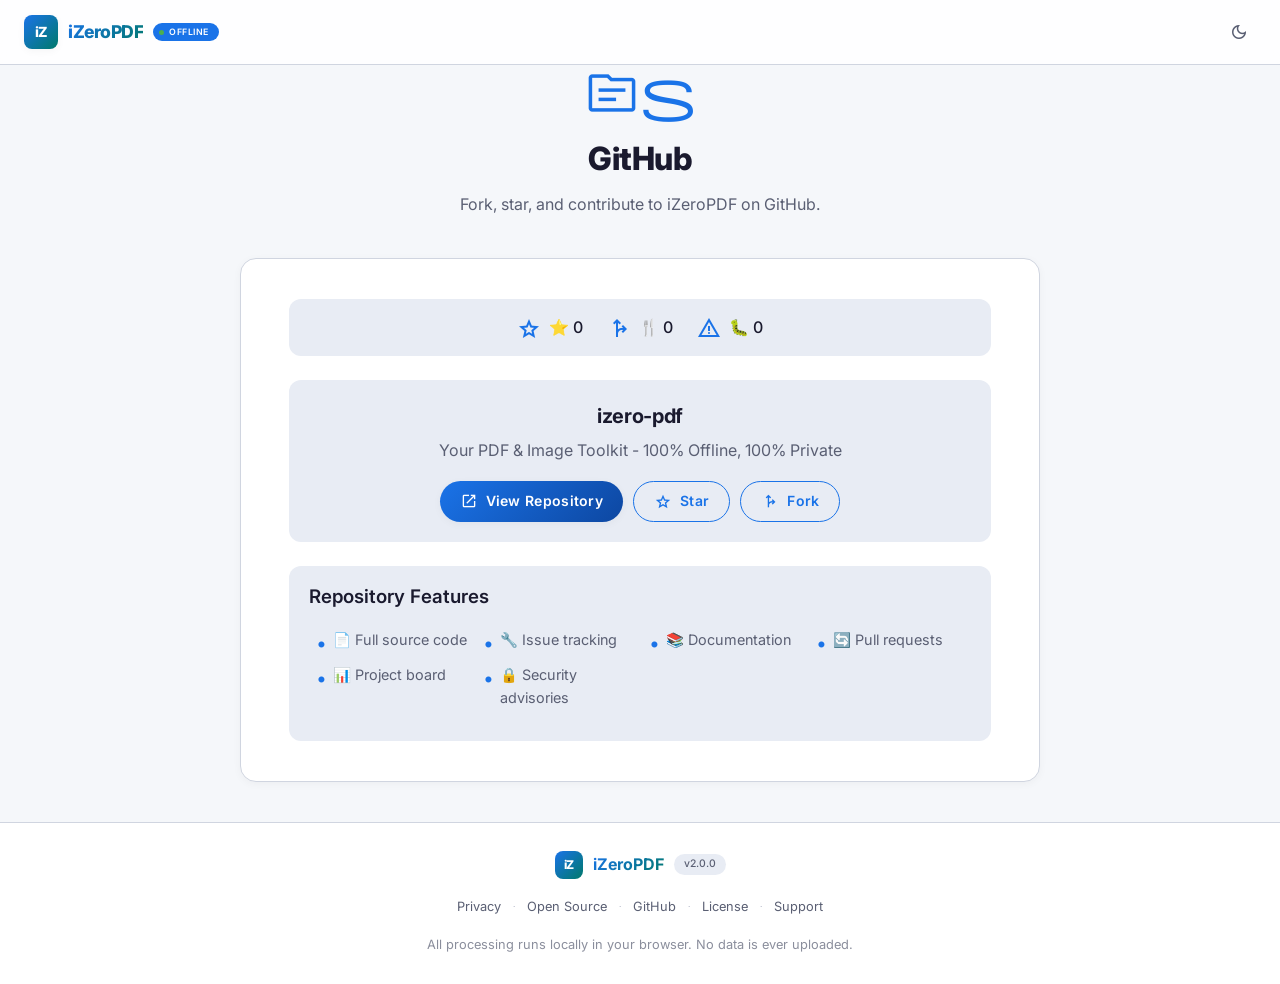
<file: github.html>
<!DOCTYPE html>
<html lang="en">
<head>
    <meta charset="UTF-8">
    <meta name="viewport" content="width=device-width, initial-scale=1.0">
    <title>GitHub - iZeroPDF</title>
    
    <link rel="stylesheet" href="css/main.css">
    <link rel="stylesheet" href="css/theme-light.css" id="themeStyles">
    <link href="https://fonts.googleapis.com/css2?family=Material+Symbols+Outlined:opsz,wght,FILL,GRAD@20..48,100..700,0..1,-50..200" rel="stylesheet" />
</head>
<body>
    <nav class="navbar" id="navbar">
        <div class="nav-container">
            <a href="/" class="nav-brand">
                <span class="brand-icon">iZ</span>
                <span class="brand-text">iZeroPDF</span>
                <span class="offline-badge">
                    <span class="dot"></span>
                    Offline
                </span>
            </a>
            <div class="nav-controls">
                <button class="theme-btn" id="themeToggle" aria-label="Toggle theme">
                    <span class="material-symbols-outlined">dark_mode</span>
                </button>
            </div>
        </div>
    </nav>

    <main class="container">
        <div class="page-content">
            <div class="page-header">
                <span class="page-icon material-symbols-outlined">sources</span>
                <h1>GitHub</h1>
                <p>Fork, star, and contribute to iZeroPDF on GitHub.</p>
            </div>
            
            <div class="page-body">
                <div class="github-info">
                    <div class="github-stats">
                        <div class="github-stat">
                            <span class="material-symbols-outlined">star</span>
                            <span>⭐ 0</span>
                        </div>
                        <div class="github-stat">
                            <span class="material-symbols-outlined">fork_right</span>
                            <span>🍴 0</span>
                        </div>
                        <div class="github-stat">
                            <span class="material-symbols-outlined">warning</span>
                            <span>🐛 0</span>
                        </div>
                    </div>
                    
                    <div class="github-repo">
                        <h2>izero-pdf</h2>
                        <p>Your PDF & Image Toolkit - 100% Offline, 100% Private</p>
                        <div class="github-links">
                            <a href="https://github.com" target="_blank" class="btn btn-primary">
                                <span class="material-symbols-outlined">open_in_new</span> View Repository
                            </a>
                            <a href="https://github.com" target="_blank" class="btn btn-outline">
                                <span class="material-symbols-outlined">star</span> Star
                            </a>
                            <a href="https://github.com" target="_blank" class="btn btn-outline">
                                <span class="material-symbols-outlined">fork_right</span> Fork
                            </a>
                        </div>
                    </div>
                    
                    <div class="github-features">
                        <h3>Repository Features</h3>
                        <ul>
                            <li>📄 Full source code</li>
                            <li>🔧 Issue tracking</li>
                            <li>📚 Documentation</li>
                            <li>🔄 Pull requests</li>
                            <li>📊 Project board</li>
                            <li>🔒 Security advisories</li>
                        </ul>
                    </div>
                </div>
            </div>
        </div>
    </main>

    <footer class="footer">
        <div class="footer-content">
            <div class="footer-brand">
                <span class="footer-brand-icon">iZ</span>
                <span class="footer-brand-text">iZeroPDF</span>
                <span class="footer-version">v2.0.0</span>
            </div>
            <div class="footer-links">
                <a href="/privacy.html" class="footer-link">Privacy</a>
                <span class="footer-divider">·</span>
                <a href="/open-source.html" class="footer-link">Open Source</a>
                <span class="footer-divider">·</span>
                <a href="/github.html" class="footer-link">GitHub</a>
                <span class="footer-divider">·</span>
                <a href="/license.html" class="footer-link">License</a>
                <span class="footer-divider">·</span>
                <a href="/support.html" class="footer-link">Support</a>
            </div>
            <p class="footer-copy">All processing runs locally in your browser. No data is ever uploaded.</p>
        </div>
    </footer>

    <script src="js/app.js"></script>
</body>
</html>
</file>
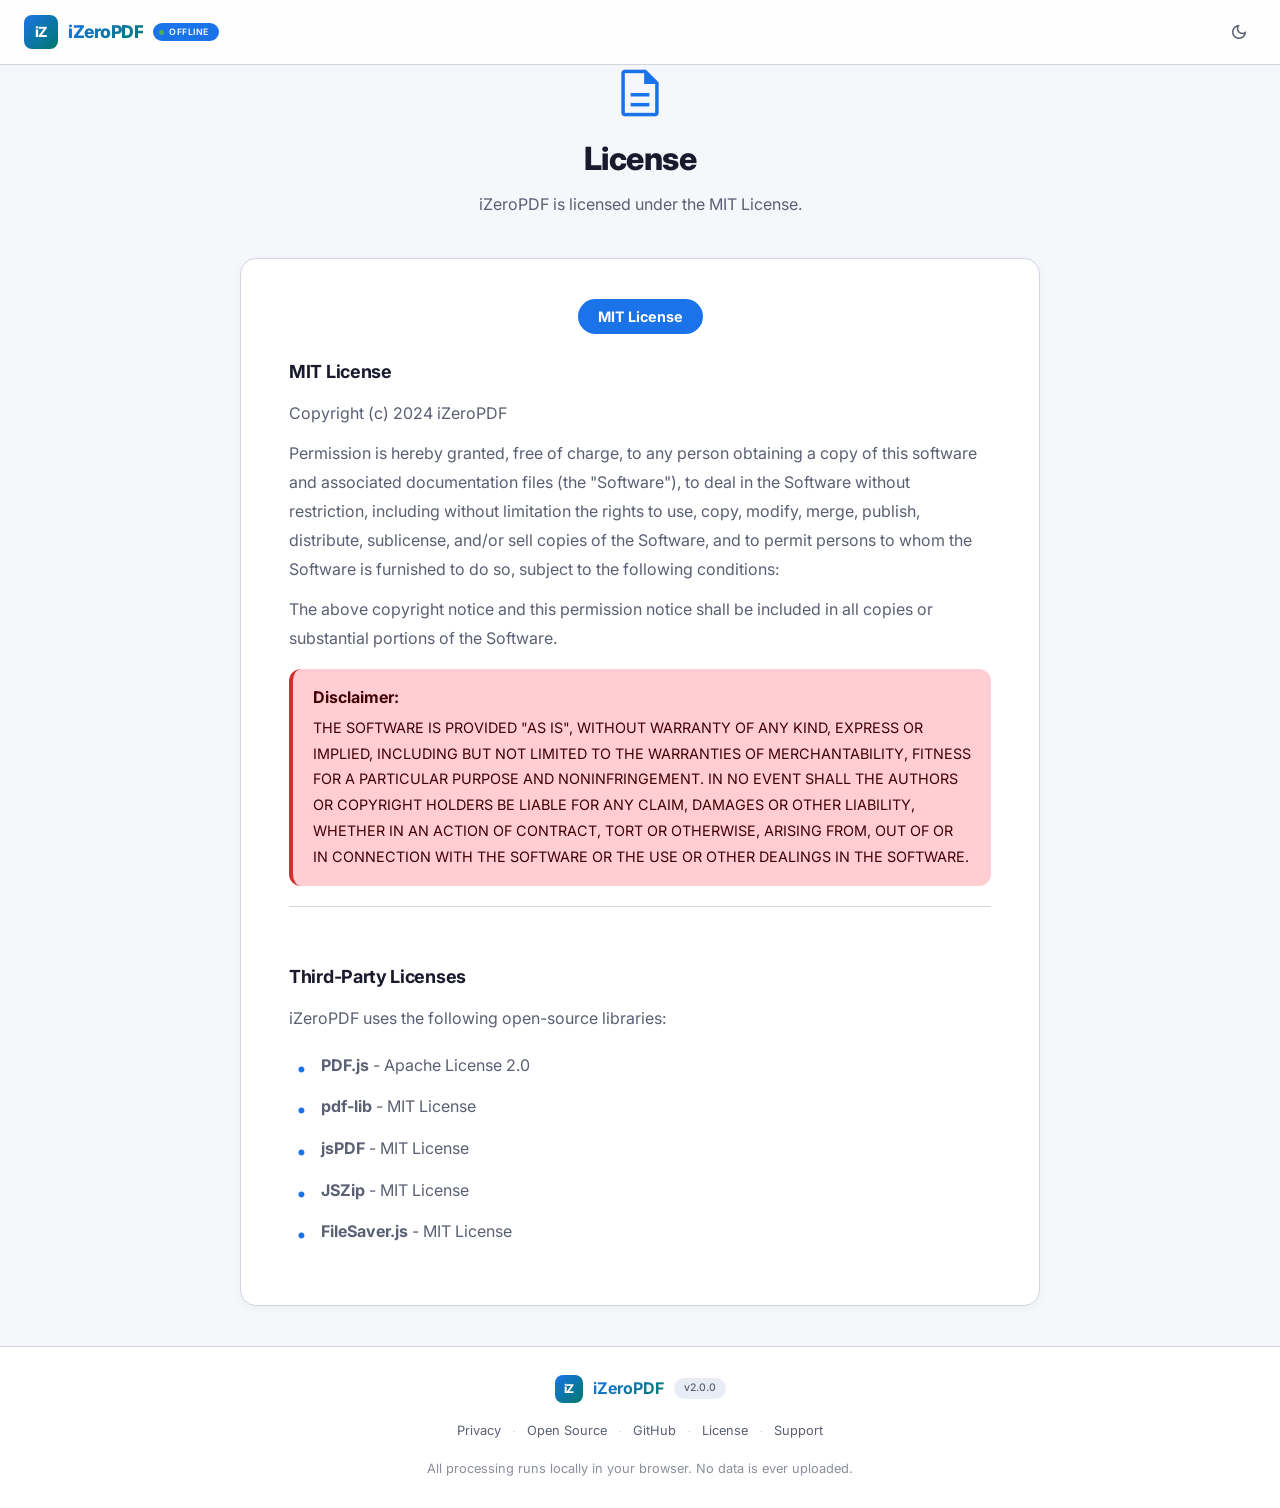
<file: license.html>
<!DOCTYPE html>
<html lang="en">
<head>
    <meta charset="UTF-8">
    <meta name="viewport" content="width=device-width, initial-scale=1.0">
    <title>License - iZeroPDF</title>
    
    <link rel="stylesheet" href="css/main.css">
    <link rel="stylesheet" href="css/theme-light.css" id="themeStyles">
    <link href="https://fonts.googleapis.com/css2?family=Material+Symbols+Outlined:opsz,wght,FILL,GRAD@20..48,100..700,0..1,-50..200" rel="stylesheet" />
</head>
<body>
    <nav class="navbar" id="navbar">
        <div class="nav-container">
            <a href="/" class="nav-brand">
                <span class="brand-icon">iZ</span>
                <span class="brand-text">iZeroPDF</span>
                <span class="offline-badge">
                    <span class="dot"></span>
                    Offline
                </span>
            </a>
            <div class="nav-controls">
                <button class="theme-btn" id="themeToggle" aria-label="Toggle theme">
                    <span class="material-symbols-outlined">dark_mode</span>
                </button>
            </div>
        </div>
    </nav>

    <main class="container">
        <div class="page-content">
            <div class="page-header">
                <span class="page-icon material-symbols-outlined">description</span>
                <h1>License</h1>
                <p>iZeroPDF is licensed under the MIT License.</p>
            </div>
            
            <div class="page-body">
                <div class="license-content">
                    <div class="license-badge">MIT License</div>
                    
                    <section class="license-section">
                        <h2>MIT License</h2>
                        <p>Copyright (c) 2024 iZeroPDF</p>
                        <p>Permission is hereby granted, free of charge, to any person obtaining a copy
                        of this software and associated documentation files (the "Software"), to deal
                        in the Software without restriction, including without limitation the rights
                        to use, copy, modify, merge, publish, distribute, sublicense, and/or sell
                        copies of the Software, and to permit persons to whom the Software is
                        furnished to do so, subject to the following conditions:</p>
                        
                        <p>The above copyright notice and this permission notice shall be included in all
                        copies or substantial portions of the Software.</p>
                        
                        <div class="license-disclaimer">
                            <strong>Disclaimer:</strong>
                            <p>THE SOFTWARE IS PROVIDED "AS IS", WITHOUT WARRANTY OF ANY KIND, EXPRESS OR
                            IMPLIED, INCLUDING BUT NOT LIMITED TO THE WARRANTIES OF MERCHANTABILITY,
                            FITNESS FOR A PARTICULAR PURPOSE AND NONINFRINGEMENT. IN NO EVENT SHALL THE
                            AUTHORS OR COPYRIGHT HOLDERS BE LIABLE FOR ANY CLAIM, DAMAGES OR OTHER
                            LIABILITY, WHETHER IN AN ACTION OF CONTRACT, TORT OR OTHERWISE, ARISING FROM,
                            OUT OF OR IN CONNECTION WITH THE SOFTWARE OR THE USE OR OTHER DEALINGS IN THE
                            SOFTWARE.</p>
                        </div>
                    </section>
                    
                    <section class="license-section">
                        <h2>Third-Party Licenses</h2>
                        <p>iZeroPDF uses the following open-source libraries:</p>
                        <ul>
                            <li><strong>PDF.js</strong> - Apache License 2.0</li>
                            <li><strong>pdf-lib</strong> - MIT License</li>
                            <li><strong>jsPDF</strong> - MIT License</li>
                            <li><strong>JSZip</strong> - MIT License</li>
                            <li><strong>FileSaver.js</strong> - MIT License</li>
                        </ul>
                    </section>
                </div>
            </div>
        </div>
    </main>

    <footer class="footer">
        <div class="footer-content">
            <div class="footer-brand">
                <span class="footer-brand-icon">iZ</span>
                <span class="footer-brand-text">iZeroPDF</span>
                <span class="footer-version">v2.0.0</span>
            </div>
            <div class="footer-links">
                <a href="/privacy.html" class="footer-link">Privacy</a>
                <span class="footer-divider">·</span>
                <a href="/open-source.html" class="footer-link">Open Source</a>
                <span class="footer-divider">·</span>
                <a href="/github.html" class="footer-link">GitHub</a>
                <span class="footer-divider">·</span>
                <a href="/license.html" class="footer-link">License</a>
                <span class="footer-divider">·</span>
                <a href="/support.html" class="footer-link">Support</a>
            </div>
            <p class="footer-copy">All processing runs locally in your browser. No data is ever uploaded.</p>
        </div>
    </footer>

    <script src="js/app.js"></script>
</body>
</html>
</file>
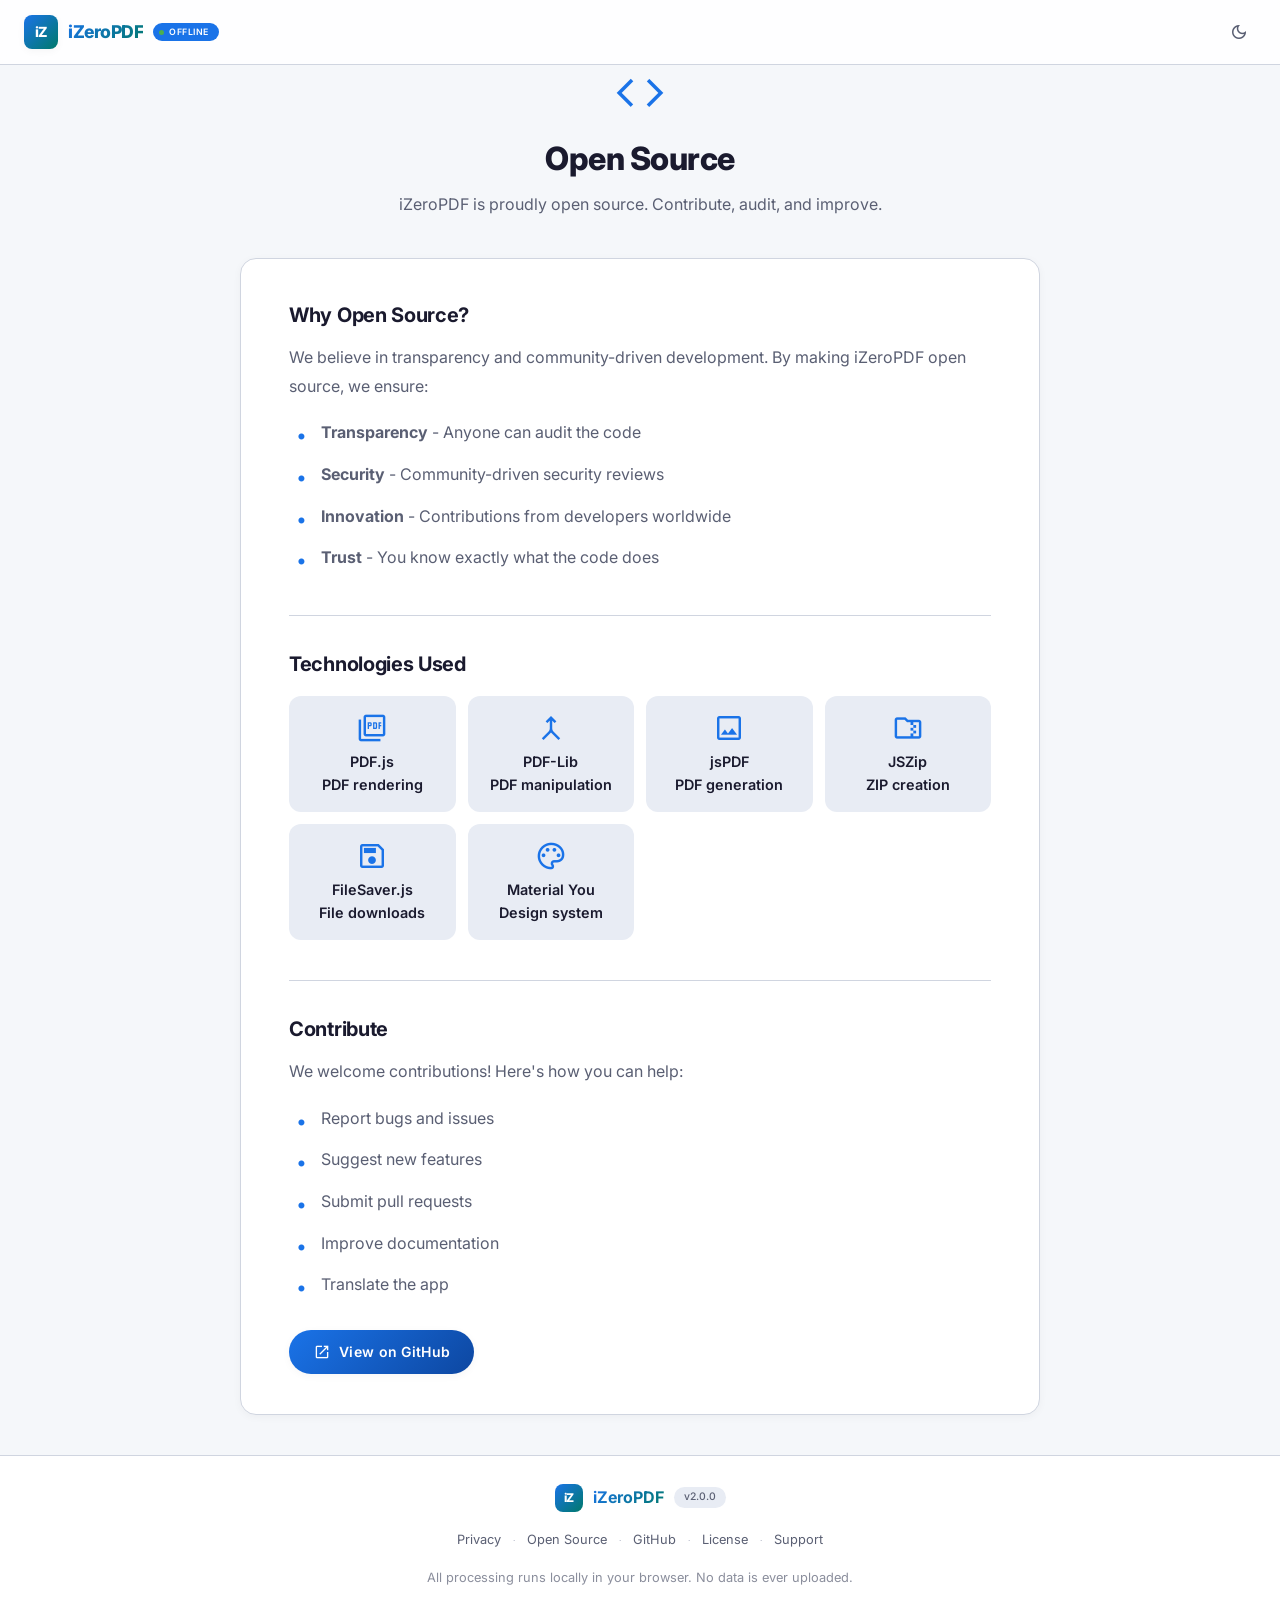
<file: open-source.html>
<!DOCTYPE html>
<html lang="en">
<head>
    <meta charset="UTF-8">
    <meta name="viewport" content="width=device-width, initial-scale=1.0">
    <title>Open Source - iZeroPDF</title>
    
    <link rel="stylesheet" href="css/main.css">
    <link rel="stylesheet" href="css/theme-light.css" id="themeStyles">
    <link href="https://fonts.googleapis.com/css2?family=Material+Symbols+Outlined:opsz,wght,FILL,GRAD@20..48,100..700,0..1,-50..200" rel="stylesheet" />
</head>
<body>
    <nav class="navbar" id="navbar">
        <div class="nav-container">
            <a href="/" class="nav-brand">
                <span class="brand-icon">iZ</span>
                <span class="brand-text">iZeroPDF</span>
                <span class="offline-badge">
                    <span class="dot"></span>
                    Offline
                </span>
            </a>
            <div class="nav-controls">
                <button class="theme-btn" id="themeToggle" aria-label="Toggle theme">
                    <span class="material-symbols-outlined">dark_mode</span>
                </button>
            </div>
        </div>
    </nav>

    <main class="container">
        <div class="page-content">
            <div class="page-header">
                <span class="page-icon material-symbols-outlined">code</span>
                <h1>Open Source</h1>
                <p>iZeroPDF is proudly open source. Contribute, audit, and improve.</p>
            </div>
            
            <div class="page-body">
                <section class="opensource-section">
                    <h2>Why Open Source?</h2>
                    <p>We believe in transparency and community-driven development. By making iZeroPDF open source, we ensure:</p>
                    <ul>
                        <li><strong>Transparency</strong> - Anyone can audit the code</li>
                        <li><strong>Security</strong> - Community-driven security reviews</li>
                        <li><strong>Innovation</strong> - Contributions from developers worldwide</li>
                        <li><strong>Trust</strong> - You know exactly what the code does</li>
                    </ul>
                </section>
                
                <section class="opensource-section">
                    <h2>Technologies Used</h2>
                    <div class="tech-grid">
                        <div class="tech-item">
                            <span class="tech-icon material-symbols-outlined">picture_as_pdf</span>
                            <span>PDF.js</span>
                            <span class="tech-desc">PDF rendering</span>
                        </div>
                        <div class="tech-item">
                            <span class="tech-icon material-symbols-outlined">merge</span>
                            <span>PDF-Lib</span>
                            <span class="tech-desc">PDF manipulation</span>
                        </div>
                        <div class="tech-item">
                            <span class="tech-icon material-symbols-outlined">image</span>
                            <span>jsPDF</span>
                            <span class="tech-desc">PDF generation</span>
                        </div>
                        <div class="tech-item">
                            <span class="tech-icon material-symbols-outlined">folder_zip</span>
                            <span>JSZip</span>
                            <span class="tech-desc">ZIP creation</span>
                        </div>
                        <div class="tech-item">
                            <span class="tech-icon material-symbols-outlined">save</span>
                            <span>FileSaver.js</span>
                            <span class="tech-desc">File downloads</span>
                        </div>
                        <div class="tech-item">
                            <span class="tech-icon material-symbols-outlined">palette</span>
                            <span>Material You</span>
                            <span class="tech-desc">Design system</span>
                        </div>
                    </div>
                </section>
                
                <section class="opensource-section">
                    <h2>Contribute</h2>
                    <p>We welcome contributions! Here's how you can help:</p>
                    <ul>
                        <li>Report bugs and issues</li>
                        <li>Suggest new features</li>
                        <li>Submit pull requests</li>
                        <li>Improve documentation</li>
                        <li>Translate the app</li>
                    </ul>
                    <a href="/github.html" class="btn btn-primary" style="margin-top:12px;">
                        <span class="material-symbols-outlined">open_in_new</span> View on GitHub
                    </a>
                </section>
            </div>
        </div>
    </main>

    <footer class="footer">
        <div class="footer-content">
            <div class="footer-brand">
                <span class="footer-brand-icon">iZ</span>
                <span class="footer-brand-text">iZeroPDF</span>
                <span class="footer-version">v2.0.0</span>
            </div>
            <div class="footer-links">
                <a href="/privacy.html" class="footer-link">Privacy</a>
                <span class="footer-divider">·</span>
                <a href="/open-source.html" class="footer-link">Open Source</a>
                <span class="footer-divider">·</span>
                <a href="/github.html" class="footer-link">GitHub</a>
                <span class="footer-divider">·</span>
                <a href="/license.html" class="footer-link">License</a>
                <span class="footer-divider">·</span>
                <a href="/support.html" class="footer-link">Support</a>
            </div>
            <p class="footer-copy">All processing runs locally in your browser. No data is ever uploaded.</p>
        </div>
    </footer>

    <script src="js/app.js"></script>
</body>
</html>
</file>
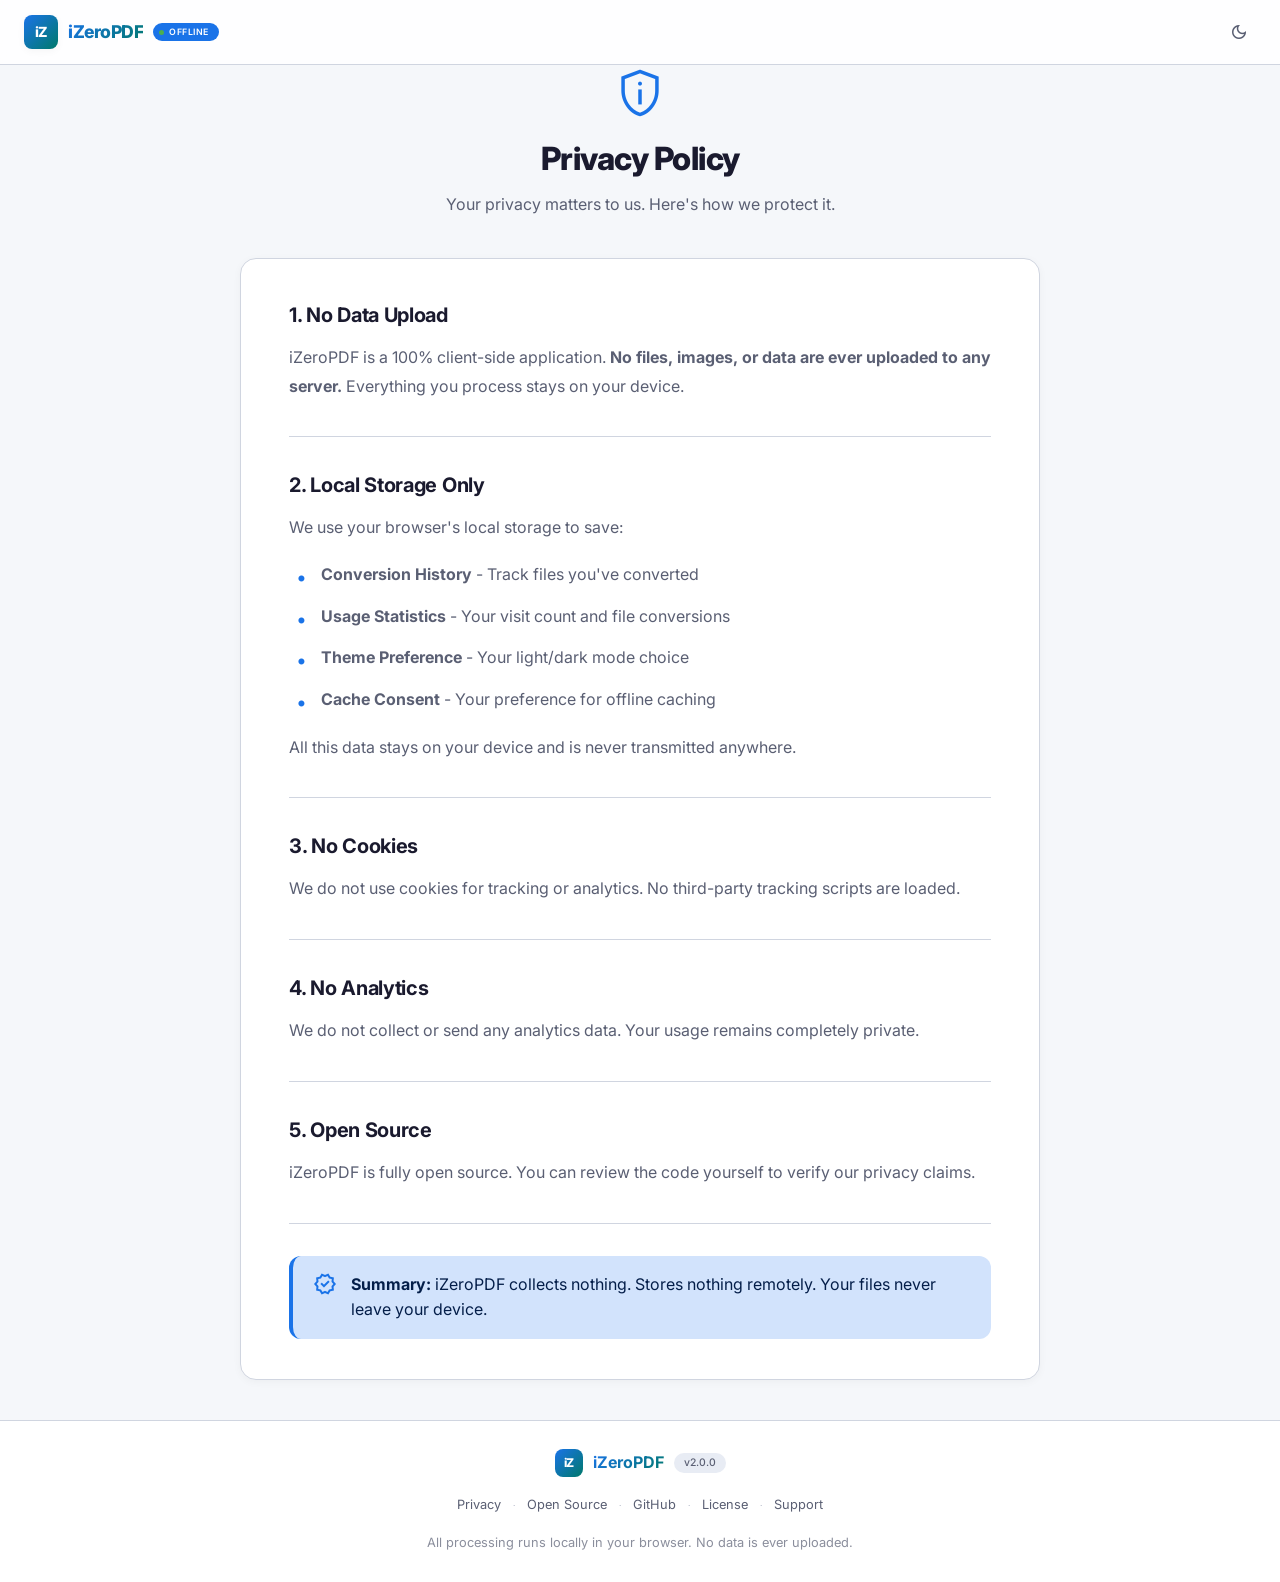
<file: privacy.html>
<!DOCTYPE html>
<html lang="en">
<head>
    <meta charset="UTF-8">
    <meta name="viewport" content="width=device-width, initial-scale=1.0">
    <title>Privacy Policy - iZeroPDF</title>
    
    <link rel="stylesheet" href="css/main.css">
    <link rel="stylesheet" href="css/theme-light.css" id="themeStyles">
    <link href="https://fonts.googleapis.com/css2?family=Material+Symbols+Outlined:opsz,wght,FILL,GRAD@20..48,100..700,0..1,-50..200" rel="stylesheet" />
</head>
<body>
    <nav class="navbar" id="navbar">
        <div class="nav-container">
            <a href="/" class="nav-brand">
                <span class="brand-icon">iZ</span>
                <span class="brand-text">iZeroPDF</span>
                <span class="offline-badge">
                    <span class="dot"></span>
                    Offline
                </span>
            </a>
            <div class="nav-controls">
                <button class="theme-btn" id="themeToggle" aria-label="Toggle theme">
                    <span class="material-symbols-outlined">dark_mode</span>
                </button>
            </div>
        </div>
    </nav>

    <main class="container">
        <div class="page-content">
            <div class="page-header">
                <span class="page-icon material-symbols-outlined">privacy_tip</span>
                <h1>Privacy Policy</h1>
                <p>Your privacy matters to us. Here's how we protect it.</p>
            </div>
            
            <div class="page-body">
                <section class="privacy-section">
                    <h2>1. No Data Upload</h2>
                    <p>iZeroPDF is a 100% client-side application. <strong>No files, images, or data are ever uploaded to any server.</strong> Everything you process stays on your device.</p>
                </section>
                
                <section class="privacy-section">
                    <h2>2. Local Storage Only</h2>
                    <p>We use your browser's local storage to save:</p>
                    <ul>
                        <li><strong>Conversion History</strong> - Track files you've converted</li>
                        <li><strong>Usage Statistics</strong> - Your visit count and file conversions</li>
                        <li><strong>Theme Preference</strong> - Your light/dark mode choice</li>
                        <li><strong>Cache Consent</strong> - Your preference for offline caching</li>
                    </ul>
                    <p>All this data stays on your device and is never transmitted anywhere.</p>
                </section>
                
                <section class="privacy-section">
                    <h2>3. No Cookies</h2>
                    <p>We do not use cookies for tracking or analytics. No third-party tracking scripts are loaded.</p>
                </section>
                
                <section class="privacy-section">
                    <h2>4. No Analytics</h2>
                    <p>We do not collect or send any analytics data. Your usage remains completely private.</p>
                </section>
                
                <section class="privacy-section">
                    <h2>5. Open Source</h2>
                    <p>iZeroPDF is fully open source. You can review the code yourself to verify our privacy claims.</p>
                </section>
                
                <div class="privacy-summary">
                    <span class="material-symbols-outlined">verified</span>
                    <div>
                        <strong>Summary:</strong> iZeroPDF collects nothing. Stores nothing remotely. Your files never leave your device.
                    </div>
                </div>
            </div>
        </div>
    </main>

    <footer class="footer">
        <div class="footer-content">
            <div class="footer-brand">
                <span class="footer-brand-icon">iZ</span>
                <span class="footer-brand-text">iZeroPDF</span>
                <span class="footer-version">v2.0.0</span>
            </div>
            <div class="footer-links">
                <a href="/privacy.html" class="footer-link">Privacy</a>
                <span class="footer-divider">·</span>
                <a href="/open-source.html" class="footer-link">Open Source</a>
                <span class="footer-divider">·</span>
                <a href="/github.html" class="footer-link">GitHub</a>
                <span class="footer-divider">·</span>
                <a href="/license.html" class="footer-link">License</a>
                <span class="footer-divider">·</span>
                <a href="/support.html" class="footer-link">Support</a>
            </div>
            <p class="footer-copy">All processing runs locally in your browser. No data is ever uploaded.</p>
        </div>
    </footer>

    <script src="js/app.js"></script>
</body>
</html>
</file>
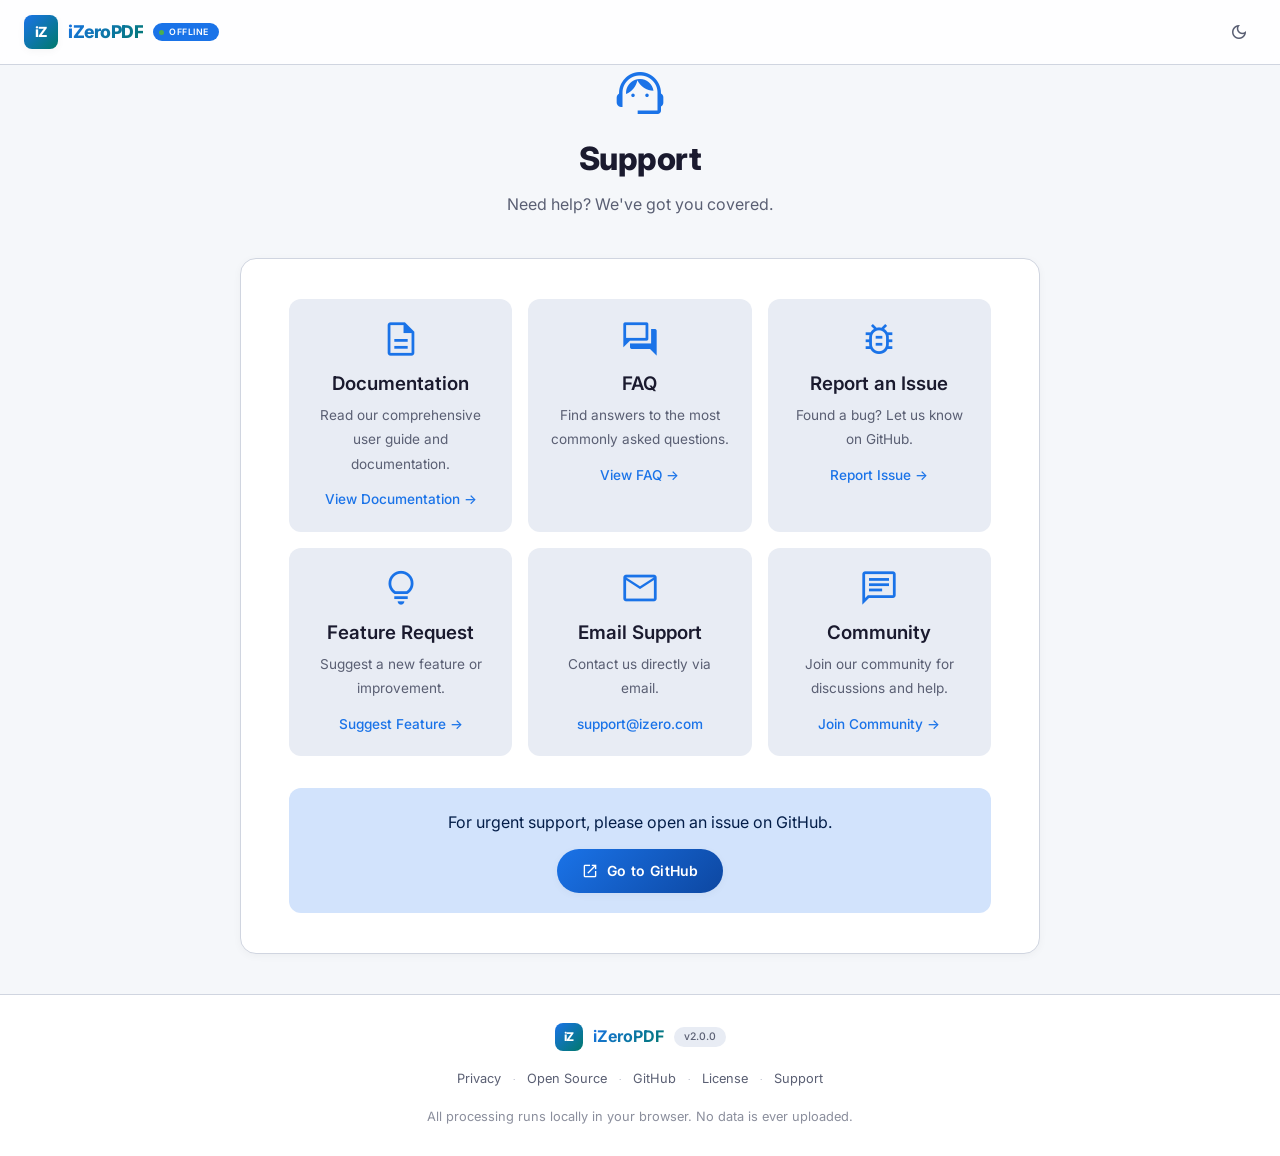
<file: support.html>
<!DOCTYPE html>
<html lang="en">
<head>
    <meta charset="UTF-8">
    <meta name="viewport" content="width=device-width, initial-scale=1.0">
    <title>Support - iZeroPDF</title>
    
    <link rel="stylesheet" href="css/main.css">
    <link rel="stylesheet" href="css/theme-light.css" id="themeStyles">
    <link href="https://fonts.googleapis.com/css2?family=Material+Symbols+Outlined:opsz,wght,FILL,GRAD@20..48,100..700,0..1,-50..200" rel="stylesheet" />
</head>
<body>
    <nav class="navbar" id="navbar">
        <div class="nav-container">
            <a href="/" class="nav-brand">
                <span class="brand-icon">iZ</span>
                <span class="brand-text">iZeroPDF</span>
                <span class="offline-badge">
                    <span class="dot"></span>
                    Offline
                </span>
            </a>
            <div class="nav-controls">
                <button class="theme-btn" id="themeToggle" aria-label="Toggle theme">
                    <span class="material-symbols-outlined">dark_mode</span>
                </button>
            </div>
        </div>
    </nav>

    <main class="container">
        <div class="page-content">
            <div class="page-header">
                <span class="page-icon material-symbols-outlined">support_agent</span>
                <h1>Support</h1>
                <p>Need help? We've got you covered.</p>
            </div>
            
            <div class="page-body">
                <div class="support-grid">
                    <div class="support-card">
                        <span class="support-icon material-symbols-outlined">description</span>
                        <h3>Documentation</h3>
                        <p>Read our comprehensive user guide and documentation.</p>
                        <a href="#" class="support-link">View Documentation →</a>
                    </div>
                    
                    <div class="support-card">
                        <span class="support-icon material-symbols-outlined">question_answer</span>
                        <h3>FAQ</h3>
                        <p>Find answers to the most commonly asked questions.</p>
                        <a href="#" class="support-link">View FAQ →</a>
                    </div>
                    
                    <div class="support-card">
                        <span class="support-icon material-symbols-outlined">bug_report</span>
                        <h3>Report an Issue</h3>
                        <p>Found a bug? Let us know on GitHub.</p>
                        <a href="/github.html" class="support-link">Report Issue →</a>
                    </div>
                    
                    <div class="support-card">
                        <span class="support-icon material-symbols-outlined">lightbulb</span>
                        <h3>Feature Request</h3>
                        <p>Suggest a new feature or improvement.</p>
                        <a href="/github.html" class="support-link">Suggest Feature →</a>
                    </div>
                    
                    <div class="support-card">
                        <span class="support-icon material-symbols-outlined">email</span>
                        <h3>Email Support</h3>
                        <p>Contact us directly via email.</p>
                        <a href="mailto:support@izero.com" class="support-link">support@izero.com</a>
                    </div>
                    
                    <div class="support-card">
                        <span class="support-icon material-symbols-outlined">chat</span>
                        <h3>Community</h3>
                        <p>Join our community for discussions and help.</p>
                        <a href="#" class="support-link">Join Community →</a>
                    </div>
                </div>
                
                <div class="support-cta">
                    <p>For urgent support, please open an issue on GitHub.</p>
                    <a href="/github.html" class="btn btn-primary">
                        <span class="material-symbols-outlined">open_in_new</span> Go to GitHub
                    </a>
                </div>
            </div>
        </div>
    </main>

    <footer class="footer">
        <div class="footer-content">
            <div class="footer-brand">
                <span class="footer-brand-icon">iZ</span>
                <span class="footer-brand-text">iZeroPDF</span>
                <span class="footer-version">v2.0.0</span>
            </div>
            <div class="footer-links">
                <a href="/privacy.html" class="footer-link">Privacy</a>
                <span class="footer-divider">·</span>
                <a href="/open-source.html" class="footer-link">Open Source</a>
                <span class="footer-divider">·</span>
                <a href="/github.html" class="footer-link">GitHub</a>
                <span class="footer-divider">·</span>
                <a href="/license.html" class="footer-link">License</a>
                <span class="footer-divider">·</span>
                <a href="/support.html" class="footer-link">Support</a>
            </div>
            <p class="footer-copy">All processing runs locally in your browser. No data is ever uploaded.</p>
        </div>
    </footer>

    <script src="js/app.js"></script>
</body>
</html>
</file>
<file: css/main.css>
/* ============================================
   PREMIUM MATERIAL YOU DESIGN
   iZeroPDF - Offline PDF Toolkit
   ============================================ */

/* Google Fonts */
@import url('https://fonts.googleapis.com/css2?family=Inter:wght@300;400;500;600;700;800;900&display=swap');

/* Material Symbols */
@import url('https://fonts.googleapis.com/css2?family=Material+Symbols+Outlined:opsz,wght,FILL,GRAD@20..48,100..700,0..1,-50..200&display=swap');

/* ============================================
   CSS VARIABLES
   ============================================ */

:root {
    --md-primary: #1a73e8;
    --md-primary-light: #4a9af5;
    --md-primary-dark: #0d47a1;
    --md-on-primary: #ffffff;
    --md-primary-container: #d2e3fc;
    --md-on-primary-container: #041e49;
    
    --md-secondary: #00796b;
    --md-secondary-light: #26a69a;
    --md-secondary-dark: #004d40;
    --md-on-secondary: #ffffff;
    --md-secondary-container: #b2dfdb;
    --md-on-secondary-container: #001f1a;
    
    --md-tertiary: #f9a825;
    --md-tertiary-light: #fbc02d;
    --md-tertiary-dark: #f57f17;
    --md-on-tertiary: #ffffff;
    --md-tertiary-container: #fff3e0;
    --md-on-tertiary-container: #3e2c00;
    
    --md-error: #d32f2f;
    --md-on-error: #ffffff;
    --md-error-container: #ffcdd2;
    --md-on-error-container: #410002;
    
    --md-background: #f5f7fa;
    --md-on-background: #1a1a2e;
    --md-surface: #ffffff;
    --md-on-surface: #1a1a2e;
    --md-surface-variant: #e8ecf4;
    --md-on-surface-variant: #5a5f73;
    --md-surface-tint: rgba(26, 115, 232, 0.08);
    
    --md-outline: #9ea3b8;
    --md-outline-variant: #d0d5e0;
    
    --category-core: #1a73e8;
    --category-core-bg: #e8f0fe;
    --category-pdf: #00796b;
    --category-pdf-bg: #e0f2f1;
    --category-security: #c62828;
    --category-security-bg: #ffebee;
    --category-popular: #f9a825;
    --category-popular-bg: #fff8e1;
    
    --md-shadow: 0 1px 3px rgba(0, 0, 0, 0.06);
    --md-shadow-sm: 0 2px 8px rgba(0, 0, 0, 0.04);
    --md-shadow-md: 0 4px 16px rgba(0, 0, 0, 0.08);
    --md-shadow-lg: 0 8px 32px rgba(0, 0, 0, 0.12);
    --md-shadow-xl: 0 16px 48px rgba(0, 0, 0, 0.16);
    
    --md-radius-xs: 4px;
    --md-radius-sm: 8px;
    --md-radius-md: 12px;
    --md-radius-lg: 16px;
    --md-radius-xl: 24px;
    --md-radius-full: 9999px;
    
    --md-font: 'Inter', -apple-system, BlinkMacSystemFont, 'Segoe UI', Roboto, sans-serif;
    
    --md-text-xs: 0.75rem;
    --md-text-sm: 0.875rem;
    --md-text-base: 1rem;
    --md-text-lg: 1.125rem;
    --md-text-xl: 1.25rem;
    --md-text-2xl: 1.5rem;
    --md-text-3xl: 2rem;
    --md-text-4xl: 2.5rem;
    --md-text-5xl: 3.5rem;
    
    --md-duration-fast: 150ms;
    --md-duration-base: 250ms;
    --md-duration-slow: 400ms;
    --md-ease: cubic-bezier(0.4, 0, 0.2, 1);
}

/* ============================================
   DARK THEME
   ============================================ */

[data-theme="dark"] {
    --md-primary: #8ab4f8;
    --md-primary-light: #aac7ff;
    --md-primary-dark: #5a92d6;
    --md-on-primary: #041e49;
    --md-primary-container: #1a3a6a;
    --md-on-primary-container: #d2e3fc;
    
    --md-secondary: #80cbc4;
    --md-on-secondary: #001f1a;
    --md-secondary-container: #004d40;
    --md-on-secondary-container: #b2dfdb;
    
    --md-tertiary: #ffb74d;
    --md-on-tertiary: #3e2c00;
    --md-tertiary-container: #5c3f00;
    --md-on-tertiary-container: #fff3e0;
    
    --md-error: #ef9a9a;
    --md-on-error: #410002;
    --md-error-container: #8b0000;
    --md-on-error-container: #ffcdd2;
    
    --md-background: #0d0d1a;
    --md-on-background: #e8eaed;
    --md-surface: #161625;
    --md-on-surface: #e8eaed;
    --md-surface-variant: #2a2a40;
    --md-on-surface-variant: #a0a5b8;
    --md-surface-tint: rgba(138, 180, 248, 0.08);
    
    --md-outline: #5a5f73;
    --md-outline-variant: #2a2a40;
    
    --category-core: #8ab4f8;
    --category-core-bg: #1a3a6a;
    --category-pdf: #80cbc4;
    --category-pdf-bg: #004d40;
    --category-security: #ef9a9a;
    --category-security-bg: #8b0000;
    --category-popular: #ffb74d;
    --category-popular-bg: #5c3f00;
    
    --md-shadow: 0 1px 3px rgba(0, 0, 0, 0.3);
    --md-shadow-sm: 0 2px 8px rgba(0, 0, 0, 0.3);
    --md-shadow-md: 0 4px 16px rgba(0, 0, 0, 0.4);
    --md-shadow-lg: 0 8px 32px rgba(0, 0, 0, 0.5);
}

/* ============================================
   BASE RESET
   ============================================ */

* {
    margin: 0;
    padding: 0;
    box-sizing: border-box;
}

html {
    scroll-behavior: smooth;
    -webkit-font-smoothing: antialiased;
    -moz-osx-font-smoothing: grayscale;
}

body {
    font-family: var(--md-font);
    background: var(--md-background);
    color: var(--md-on-background);
    line-height: 1.6;
    min-height: 100vh;
    display: flex;
    flex-direction: column;
    transition: background var(--md-duration-slow) var(--md-ease),
                color var(--md-duration-slow) var(--md-ease);
}

/* ============================================
   SCROLLBAR
   ============================================ */

::-webkit-scrollbar {
    width: 6px;
    height: 6px;
}

::-webkit-scrollbar-track {
    background: var(--md-surface-variant);
}

::-webkit-scrollbar-thumb {
    background: var(--md-primary);
    border-radius: var(--md-radius-full);
}

::-webkit-scrollbar-thumb:hover {
    background: var(--md-primary-light);
}

/* ============================================
   CONTAINER
   ============================================ */

.container {
    max-width: 1280px;
    margin: 0 auto;
    padding: 0 24px;
    flex: 1;
    width: 100%;
}

/* ============================================
   NAVIGATION
   ============================================ */

.navbar {
    position: sticky;
    top: 0;
    z-index: 1000;
    background: rgba(255, 255, 255, 0.85);
    backdrop-filter: blur(20px) saturate(1.8);
    -webkit-backdrop-filter: blur(20px) saturate(1.8);
    border-bottom: 1px solid var(--md-outline-variant);
    transition: background var(--md-duration-slow) var(--md-ease),
                border-color var(--md-duration-slow) var(--md-ease);
    min-height: 64px;
}

[data-theme="dark"] .navbar {
    background: rgba(22, 22, 37, 0.9);
}

.nav-container {
    max-width: 1280px;
    margin: 0 auto;
    padding: 0 24px;
    height: 64px;
    display: flex;
    justify-content: space-between;
    align-items: center;
    gap: 16px;
}

.nav-brand {
    display: flex;
    align-items: center;
    gap: 10px;
    text-decoration: none;
    flex-shrink: 0;
}

.nav-brand .brand-icon {
    font-size: 14px;
    font-weight: 800;
    width: 34px;
    height: 34px;
    display: flex;
    align-items: center;
    justify-content: center;
    background: linear-gradient(135deg, var(--md-primary), var(--md-secondary));
    border-radius: var(--md-radius-sm);
    color: white;
    box-shadow: var(--md-shadow-sm);
    letter-spacing: -0.5px;
}

.nav-brand .brand-text {
    font-size: 1.1rem;
    font-weight: 800;
    letter-spacing: -0.5px;
    color: var(--md-on-surface);
    background: linear-gradient(135deg, var(--md-primary), var(--md-secondary));
    -webkit-background-clip: text;
    -webkit-text-fill-color: transparent;
    background-clip: text;
}

.offline-badge {
    display: flex;
    align-items: center;
    gap: 5px;
    font-size: 0.55rem;
    font-weight: 600;
    color: var(--md-on-primary);
    background: var(--md-primary);
    padding: 2px 10px 2px 6px;
    border-radius: var(--md-radius-full);
    letter-spacing: 0.5px;
    text-transform: uppercase;
    animation: pulse-badge 2.5s ease-in-out infinite;
    -webkit-text-fill-color: var(--md-on-primary);
}

.offline-badge .dot {
    width: 5px;
    height: 5px;
    background: #4caf50;
    border-radius: 50%;
    display: inline-block;
    animation: pulse-dot 1.5s ease-in-out infinite;
}

@keyframes pulse-badge {
    0%, 100% { opacity: 1; transform: scale(1); }
    50% { opacity: 0.85; transform: scale(0.98); }
}

@keyframes pulse-dot {
    0%, 100% { opacity: 1; transform: scale(1); }
    50% { opacity: 0.4; transform: scale(0.7); }
}

.nav-controls {
    display: flex;
    align-items: center;
    gap: 6px;
    flex-shrink: 0;
    flex-wrap: nowrap;
}

.nav-clock,
.nav-stat {
    display: flex;
    align-items: center;
    gap: 4px;
    font-size: 0.7rem;
    font-weight: 500;
    color: var(--md-on-surface-variant);
    padding: 4px 10px;
    border-radius: var(--md-radius-full);
    background: var(--md-surface-variant);
    transition: all var(--md-duration-base) var(--md-ease);
    white-space: nowrap;
}

.nav-clock .material-symbols-outlined,
.nav-stat .material-symbols-outlined {
    font-size: 16px;
    color: var(--md-primary);
}

.nav-clock:hover,
.nav-stat:hover {
    background: var(--md-outline-variant);
    color: var(--md-on-surface);
}

.theme-btn {
    background: none;
    border: none;
    cursor: pointer;
    padding: 6px;
    border-radius: var(--md-radius-full);
    color: var(--md-on-surface-variant);
    transition: all var(--md-duration-base) var(--md-ease);
    display: flex;
    align-items: center;
    justify-content: center;
    flex-shrink: 0;
    width: 34px;
    height: 34px;
}

.theme-btn:hover {
    background: var(--md-surface-variant);
    color: var(--md-on-surface);
}

.theme-btn .material-symbols-outlined {
    font-size: 20px;
    transition: transform var(--md-duration-slow) var(--md-ease);
}

.theme-btn:hover .material-symbols-outlined {
    transform: rotate(60deg);
}

/* ============================================
   HERO SECTION
   ============================================ */

.hero {
    padding: 40px 0 20px;
    display: flex;
    flex-direction: column;
    align-items: center;
    gap: 0;
}

.hero-visual {
    position: relative;
    width: 100%;
    max-width: 400px;
    height: 140px;
    display: flex;
    align-items: center;
    justify-content: center;
    margin-bottom: 10px;
}

.hero-shape {
    position: absolute;
    width: 250px;
    height: 250px;
    background: radial-gradient(circle, var(--md-primary-container) 0%, transparent 70%);
    border-radius: 50%;
    opacity: 0.4;
    top: -50px;
    left: 50%;
    transform: translateX(-50%);
    animation: float-shape 8s ease-in-out infinite;
}

@keyframes float-shape {
    0%, 100% { transform: translateX(-50%) translateY(0) scale(1); }
    50% { transform: translateX(-50%) translateY(-10px) scale(1.05); }
}

.hero-pdf-icon {
    position: relative;
    z-index: 2;
    width: 70px;
    height: 70px;
    background: linear-gradient(135deg, var(--md-primary), var(--md-secondary));
    border-radius: var(--md-radius-lg);
    display: flex;
    align-items: center;
    justify-content: center;
    box-shadow: var(--md-shadow-lg);
    animation: float-icon 4s ease-in-out infinite;
}

@keyframes float-icon {
    0%, 100% { transform: translateY(0); }
    50% { transform: translateY(-8px); }
}

.hero-pdf-icon .material-symbols-outlined {
    font-size: 36px;
    color: white;
    font-variation-settings: 'FILL' 1, 'wght' 500, 'GRAD' 0;
}

.hero-content {
    text-align: center;
    position: relative;
    z-index: 2;
}

.hero-badge {
    display: inline-flex;
    align-items: center;
    gap: 10px;
    background: var(--md-primary-container);
    color: var(--md-primary);
    padding: 5px 18px 5px 14px;
    border-radius: var(--md-radius-full);
    font-weight: 600;
    font-size: 0.8rem;
    margin-bottom: 16px;
    border: 1px solid var(--md-primary);
    box-shadow: var(--md-shadow-sm);
}

.hero-badge .badge-icon {
    font-size: 1rem;
}

.hero-badge .badge-text {
    letter-spacing: 0.3px;
}

.hero-badge .badge-divider {
    width: 1px;
    height: 18px;
    background: var(--md-primary);
    opacity: 0.3;
}

.hero h1 {
    font-family: var(--md-font);
    font-size: var(--md-text-4xl);
    font-weight: 900;
    letter-spacing: -1.5px;
    line-height: 1.1;
    color: var(--md-on-background);
    margin-bottom: 10px;
}

.hero h1 .highlight {
    background: linear-gradient(135deg, var(--md-primary), var(--md-secondary));
    -webkit-background-clip: text;
    -webkit-text-fill-color: transparent;
    background-clip: text;
}

.hero-subtitle {
    font-size: var(--md-text-base);
    color: var(--md-on-surface-variant);
    margin-bottom: 24px;
    font-weight: 400;
    letter-spacing: 0.2px;
    max-width: 600px;
    margin-left: auto;
    margin-right: auto;
}

.hero-subtitle .separator {
    margin: 0 8px;
    color: var(--md-outline);
}

.hero-actions {
    display: flex;
    gap: 12px;
    justify-content: center;
    flex-wrap: wrap;
}

/* ============================================
   SECTION HEADERS
   ============================================ */

.section-header {
    text-align: center;
    padding: 32px 0 8px;
}

.section-header h2 {
    font-size: var(--md-text-2xl);
    font-weight: 700;
    color: var(--md-on-background);
    letter-spacing: -0.5px;
}

.section-header p {
    color: var(--md-on-surface-variant);
    font-size: var(--md-text-sm);
    margin-top: 2px;
}

/* ============================================
   TOOL CARDS
   ============================================ */

.tools-grid {
    display: grid;
    grid-template-columns: repeat(auto-fill, minmax(170px, 1fr));
    gap: 16px;
    padding: 16px 0 40px;
}

.popular-grid {
    grid-template-columns: repeat(auto-fill, minmax(190px, 1fr));
}

.tool-card {
    background: var(--md-surface);
    border-radius: var(--md-radius-lg);
    padding: 20px 16px 18px;
    text-align: center;
    cursor: pointer;
    transition: all var(--md-duration-slow) var(--md-ease);
    box-shadow: var(--md-shadow);
    border: 1px solid var(--md-outline-variant);
    position: relative;
    overflow: hidden;
}

.tool-card::before {
    content: '';
    position: absolute;
    inset: 0;
    background: linear-gradient(135deg, var(--md-primary), var(--md-secondary));
    opacity: 0;
    transition: opacity var(--md-duration-slow) var(--md-ease);
}

.tool-card::after {
    content: '';
    position: absolute;
    top: 0;
    left: 0;
    right: 0;
    height: 3px;
    background: linear-gradient(90deg, var(--md-primary), var(--md-secondary), var(--md-tertiary));
    opacity: 0;
    transition: opacity var(--md-duration-slow) var(--md-ease);
}

.tool-card:hover {
    transform: translateY(-4px);
    box-shadow: var(--md-shadow-lg);
    border-color: var(--md-primary);
}

.tool-card:hover::before {
    opacity: 0.04;
}

.tool-card:hover::after {
    opacity: 1;
}

.tool-card:active {
    transform: scale(0.96);
}

.tool-card .tool-icon {
    font-size: 2.4rem;
    line-height: 1;
    margin-bottom: 8px;
    position: relative;
    display: block;
    transition: transform var(--md-duration-slow) var(--md-ease);
}

.tool-card:hover .tool-icon {
    transform: scale(1.08) rotate(-3deg);
}

.tool-card h3 {
    font-size: 0.9rem;
    font-weight: 600;
    color: var(--md-on-surface);
    position: relative;
    margin-bottom: 2px;
}

.tool-card p {
    font-size: 0.75rem;
    color: var(--md-on-surface-variant);
    position: relative;
    margin: 0;
    font-weight: 400;
}

.tool-badge {
    position: absolute;
    top: 10px;
    right: 10px;
    font-size: 0.55rem;
    font-weight: 700;
    text-transform: uppercase;
    letter-spacing: 0.5px;
    padding: 2px 10px;
    border-radius: var(--md-radius-full);
    background: var(--category-popular);
    color: var(--md-on-tertiary);
    z-index: 2;
}

/* Category Colors */
.tool-card.category-core .tool-icon {
    color: var(--category-core);
}

.tool-card.category-pdf .tool-icon {
    color: var(--category-pdf);
}

.tool-card.category-security .tool-icon {
    color: var(--category-security);
}

/* Popular Cards */
.tool-card.popular {
    border-color: var(--category-popular);
    background: var(--category-popular-bg);
}

.tool-card.popular .tool-icon {
    background: linear-gradient(135deg, var(--category-popular), var(--md-tertiary-light));
    -webkit-background-clip: text;
    -webkit-text-fill-color: transparent;
    background-clip: text;
}

.tool-card.popular::after {
    background: linear-gradient(90deg, var(--category-popular), var(--md-tertiary-light));
}

.tool-card.popular:hover {
    border-color: var(--category-popular);
    box-shadow: 0 8px 32px rgba(249, 168, 37, 0.2);
}

/* Featured Cards */
.tool-card.featured {
    border: 2px solid transparent;
    background-image: linear-gradient(var(--md-surface), var(--md-surface)), 
                      linear-gradient(135deg, var(--md-primary), var(--md-secondary), var(--category-popular));
    background-origin: padding-box, border-box;
    background-clip: padding-box, border-box;
}

/* ============================================
   CACHE CONSENT DIALOG
   ============================================ */

.cache-consent-overlay {
    position: fixed;
    inset: 0;
    z-index: 99999;
    background: rgba(0, 0, 0, 0.65);
    backdrop-filter: blur(16px);
    -webkit-backdrop-filter: blur(16px);
    display: none;
    align-items: center;
    justify-content: center;
    padding: 20px;
}

.cache-consent-overlay.active {
    display: flex;
}

.cache-consent-modal {
    background: var(--md-surface);
    border-radius: 24px;
    max-width: 540px;
    width: 100%;
    max-height: 90vh;
    overflow-y: auto;
    box-shadow: 0 24px 80px rgba(0, 0, 0, 0.4);
    animation: modalSlideUp 0.4s cubic-bezier(0.34, 1.56, 0.64, 1);
}

@keyframes modalSlideUp {
    from {
        transform: translateY(40px) scale(0.95);
        opacity: 0;
    }
    to {
        transform: translateY(0) scale(1);
        opacity: 1;
    }
}

.cache-consent-header {
    padding: 24px 28px 14px;
    display: flex;
    align-items: center;
    gap: 14px;
    border-bottom: 1px solid var(--md-outline-variant);
}

.cache-consent-icon {
    font-size: 1.8rem;
    color: var(--md-primary);
}

.cache-consent-header h2 {
    font-size: 1.3rem;
    font-weight: 700;
    color: var(--md-on-surface);
    margin: 0;
}

.cache-consent-body {
    padding: 20px 28px;
}

.cache-consent-body > p {
    color: var(--md-on-surface-variant);
    margin-bottom: 16px;
    font-size: 0.95rem;
    line-height: 1.6;
}

.cache-features {
    display: flex;
    flex-direction: column;
    gap: 8px;
    margin-bottom: 18px;
}

.cache-feature {
    display: flex;
    align-items: flex-start;
    gap: 14px;
    padding: 10px 14px;
    background: var(--md-surface-variant);
    border-radius: 12px;
    transition: background 0.2s ease;
}

.cache-feature:hover {
    background: var(--md-primary-container);
}

.cache-feature-icon {
    font-size: 1.2rem;
    color: var(--md-primary);
    flex-shrink: 0;
    margin-top: 1px;
}

.cache-feature strong {
    display: block;
    font-weight: 600;
    font-size: 0.85rem;
    color: var(--md-on-surface);
}

.cache-feature span:last-child {
    font-size: 0.8rem;
    color: var(--md-on-surface-variant);
}

.cache-privacy-note {
    display: flex;
    align-items: flex-start;
    gap: 12px;
    padding: 12px 16px;
    background: var(--md-primary-container);
    border-radius: 12px;
    border-left: 4px solid var(--md-primary);
}

.cache-privacy-note .material-symbols-outlined {
    font-size: 20px;
    color: var(--md-primary);
    flex-shrink: 0;
}

.cache-privacy-note strong {
    color: var(--md-on-primary-container);
}

.cache-privacy-note div {
    font-size: 0.85rem;
    color: var(--md-on-primary-container);
    line-height: 1.5;
}

.cache-consent-footer {
    padding: 14px 28px 22px;
    display: flex;
    gap: 12px;
    justify-content: flex-end;
    border-top: 1px solid var(--md-outline-variant);
}

.cache-consent-footer .btn {
    min-width: 130px;
    justify-content: center;
}

/* ============================================
   BUTTONS
   ============================================ */

.btn {
    display: inline-flex;
    align-items: center;
    justify-content: center;
    gap: 8px;
    padding: 10px 24px;
    border: none;
    border-radius: var(--md-radius-full);
    font-size: var(--md-text-sm);
    font-weight: 600;
    font-family: inherit;
    cursor: pointer;
    transition: all var(--md-duration-base) var(--md-ease);
    text-decoration: none;
    min-height: 44px;
    letter-spacing: 0.3px;
    position: relative;
    overflow: hidden;
}

.btn::after {
    content: '';
    position: absolute;
    inset: 0;
    background: currentColor;
    opacity: 0;
    transition: opacity var(--md-duration-fast) var(--md-ease);
}

.btn:hover::after {
    opacity: 0.08;
}

.btn:active::after {
    opacity: 0.16;
}

.btn:disabled {
    opacity: 0.4;
    cursor: not-allowed;
    pointer-events: none;
}

.btn-primary {
    background: linear-gradient(135deg, var(--md-primary), var(--md-primary-dark));
    color: var(--md-on-primary);
    box-shadow: var(--md-shadow-sm);
}

.btn-primary:hover {
    box-shadow: var(--md-shadow-md);
    transform: translateY(-2px);
}

.btn-primary:active {
    transform: scale(0.98);
}

.btn-secondary {
    background: var(--md-surface-variant);
    color: var(--md-on-surface-variant);
}

.btn-secondary:hover {
    background: var(--md-outline-variant);
    transform: translateY(-2px);
}

.btn-outline {
    background: transparent;
    color: var(--md-primary);
    border: 1.5px solid var(--md-primary);
}

.btn-outline:hover {
    background: var(--md-primary-container);
    transform: translateY(-2px);
}

.btn-lg {
    padding: 14px 32px;
    font-size: var(--md-text-base);
    min-height: 52px;
}

.btn-sm {
    padding: 5px 14px;
    font-size: var(--md-text-xs);
    min-height: 32px;
}

.btn .material-symbols-outlined {
    font-size: 18px;
}

.btn-lg .material-symbols-outlined {
    font-size: 22px;
}

/* ============================================
   FOOTER
   ============================================ */

.footer {
    background: var(--md-surface);
    border-top: 1px solid var(--md-outline-variant);
    padding: 28px 24px;
    margin-top: 40px;
}

.footer-content {
    max-width: 1280px;
    margin: 0 auto;
    display: flex;
    flex-direction: column;
    align-items: center;
    gap: 14px;
}

.footer-brand {
    display: flex;
    align-items: center;
    gap: 10px;
}

.footer-brand-icon {
    font-size: 12px;
    font-weight: 800;
    width: 28px;
    height: 28px;
    display: flex;
    align-items: center;
    justify-content: center;
    background: linear-gradient(135deg, var(--md-primary), var(--md-secondary));
    border-radius: var(--md-radius-sm);
    color: white;
    letter-spacing: -0.5px;
}

.footer-brand-text {
    font-size: 1rem;
    font-weight: 700;
    color: var(--md-on-surface);
    background: linear-gradient(135deg, var(--md-primary), var(--md-secondary));
    -webkit-background-clip: text;
    -webkit-text-fill-color: transparent;
    background-clip: text;
}

.footer-version {
    font-size: 0.65rem;
    font-weight: 500;
    color: var(--md-on-surface-variant);
    background: var(--md-surface-variant);
    padding: 2px 10px;
    border-radius: var(--md-radius-full);
}

.footer-links {
    display: flex;
    align-items: center;
    gap: 4px;
    flex-wrap: wrap;
    justify-content: center;
}

.footer-link {
    font-size: 0.8rem;
    color: var(--md-on-surface-variant);
    text-decoration: none;
    padding: 4px 8px;
    border-radius: var(--md-radius-sm);
    transition: all var(--md-duration-fast) var(--md-ease);
}

.footer-link:hover {
    color: var(--md-primary);
    background: var(--md-primary-container);
}

.footer-divider {
    color: var(--md-outline);
    font-size: 0.5rem;
}

.footer-copy {
    font-size: 0.8rem;
    color: var(--md-on-surface-variant);
    text-align: center;
    opacity: 0.7;
}

/* ============================================
   RESPONSIVE
   ============================================ */

@media (max-width: 992px) {
    .hero h1 {
        font-size: var(--md-text-3xl);
    }
    
    .hero-visual {
        height: 100px;
    }
    
    .hero-pdf-icon {
        width: 56px;
        height: 56px;
    }
    
    .hero-pdf-icon .material-symbols-outlined {
        font-size: 28px;
    }
    
    .tools-grid {
        grid-template-columns: repeat(auto-fill, minmax(150px, 1fr));
    }
    
    .popular-grid {
        grid-template-columns: repeat(auto-fill, minmax(170px, 1fr));
    }
}

@media (max-width: 768px) {
    .nav-container {
        padding: 0 16px;
        height: 60px;
    }
    
    .nav-controls {
        gap: 4px;
    }
    
    .nav-clock span:not(.material-symbols-outlined),
    .nav-stat span:not(.material-symbols-outlined) {
        display: none;
    }
    
    .nav-clock,
    .nav-stat {
        padding: 4px 8px;
        font-size: 0;
    }
    
    .nav-clock .material-symbols-outlined,
    .nav-stat .material-symbols-outlined {
        font-size: 16px;
    }
    
    .theme-btn {
        width: 32px;
        height: 32px;
        padding: 4px;
    }
    
    .theme-btn .material-symbols-outlined {
        font-size: 18px;
    }
    
    .offline-badge {
        font-size: 0.5rem;
        padding: 2px 8px 2px 6px;
    }
    
    .offline-badge .dot {
        width: 4px;
        height: 4px;
    }
    
    .brand-text {
        font-size: 0.95rem;
    }
    
    .nav-brand .brand-icon {
        font-size: 12px;
        width: 28px;
        height: 28px;
    }
    
    .hero {
        padding: 24px 0 12px;
    }
    
    .hero-visual {
        height: 80px;
    }
    
    .hero-pdf-icon {
        width: 44px;
        height: 44px;
    }
    
    .hero-pdf-icon .material-symbols-outlined {
        font-size: 22px;
    }
    
    .hero h1 {
        font-size: var(--md-text-2xl);
    }
    
    .hero-subtitle {
        font-size: var(--md-text-sm);
    }
    
    .hero-actions {
        flex-direction: column;
        align-items: center;
    }
    
    .hero-actions .btn {
        width: 100%;
        max-width: 260px;
        justify-content: center;
    }
    
    .section-header {
        padding: 24px 0 4px;
    }
    
    .section-header h2 {
        font-size: var(--md-text-xl);
    }
    
    .tools-grid {
        grid-template-columns: repeat(auto-fill, minmax(130px, 1fr));
        gap: 12px;
        padding: 12px 0 24px;
    }
    
    .popular-grid {
        grid-template-columns: repeat(auto-fill, minmax(140px, 1fr));
    }
    
    .tool-card {
        padding: 14px 10px;
    }
    
    .tool-card .tool-icon {
        font-size: 2rem;
    }
    
    .tool-card h3 {
        font-size: 0.8rem;
    }
    
    .tool-badge {
        font-size: 0.5rem;
        padding: 1px 8px;
        top: 6px;
        right: 6px;
    }
    
    .cache-consent-modal {
        max-width: 100%;
        border-radius: 16px;
        margin: 12px;
    }
    
    .cache-consent-header {
        padding: 18px 20px 10px;
    }
    
    .cache-consent-body {
        padding: 14px 20px;
    }
    
    .cache-consent-footer {
        padding: 10px 20px 16px;
        flex-direction: column;
    }
    
    .cache-consent-footer .btn {
        width: 100%;
        min-width: unset;
    }
    
    .footer {
        padding: 20px 16px;
    }
    
    .footer-links {
        gap: 2px;
    }
    
    .footer-link {
        font-size: 0.75rem;
        padding: 4px 6px;
    }
}

@media (max-width: 480px) {
    .container {
        padding: 0 16px;
    }
    
    .nav-container {
        padding: 0 12px;
        height: 56px;
    }
    
    .nav-controls {
        gap: 2px;
    }
    
    .nav-clock,
    .nav-stat {
        padding: 3px 6px;
    }
    
    .nav-clock .material-symbols-outlined,
    .nav-stat .material-symbols-outlined {
        font-size: 14px;
    }
    
    .theme-btn {
        width: 28px;
        height: 28px;
        padding: 2px;
    }
    
    .theme-btn .material-symbols-outlined {
        font-size: 16px;
    }
    
    .brand-text {
        font-size: 0.8rem;
    }
    
    .offline-badge {
        display: none;
    }
    
    .nav-brand .brand-icon {
        font-size: 11px;
        width: 24px;
        height: 24px;
    }
    
    .hero-visual {
        height: 60px;
    }
    
    .hero-pdf-icon {
        width: 36px;
        height: 36px;
    }
    
    .hero-pdf-icon .material-symbols-outlined {
        font-size: 18px;
    }
    
    .hero {
        padding: 16px 0 8px;
    }
    
    .hero h1 {
        font-size: var(--md-text-xl);
    }
    
    .hero-subtitle {
        font-size: var(--md-text-sm);
    }
    
    .hero-badge {
        font-size: 0.6rem;
        padding: 3px 10px 3px 8px;
    }
    
    .tools-grid {
        grid-template-columns: repeat(2, 1fr);
        gap: 8px;
        padding: 8px 0 16px;
    }
    
    .popular-grid {
        grid-template-columns: repeat(2, 1fr);
    }
    
    .tool-card {
        padding: 10px 6px;
    }
    
    .tool-card .tool-icon {
        font-size: 1.6rem;
        margin-bottom: 4px;
    }
    
    .tool-card h3 {
        font-size: 0.7rem;
    }
    
    .tool-card p {
        font-size: 0.6rem;
    }
    
    .footer-brand-text {
        font-size: 0.85rem;
    }
    
    .footer-version {
        font-size: 0.55rem;
    }
    
    .footer-link {
        font-size: 0.7rem;
    }
    
    .footer-copy {
        font-size: 0.7rem;
    }
}

/* ============================================
   DARK THEME OVERRIDES
   ============================================ */

[data-theme="dark"] .tool-card {
    background: var(--md-surface);
    border-color: var(--md-outline-variant);
}

[data-theme="dark"] .tool-card.category-core .tool-icon {
    color: var(--category-core);
}

[data-theme="dark"] .tool-card.category-pdf .tool-icon {
    color: var(--category-pdf);
}

[data-theme="dark"] .tool-card.category-security .tool-icon {
    color: var(--category-security);
}

[data-theme="dark"] .tool-card.popular {
    background: var(--category-popular-bg);
}

[data-theme="dark"] .tool-card.featured {
    background-image: linear-gradient(var(--md-surface), var(--md-surface)), 
                      linear-gradient(135deg, var(--md-primary), var(--md-secondary), var(--category-popular));
}

[data-theme="dark"] .hero-shape {
    background: radial-gradient(circle, rgba(138, 180, 248, 0.15) 0%, transparent 70%);
}

[data-theme="dark"] .cache-consent-modal {
    background: var(--md-surface);
}

[data-theme="dark"] .cache-feature {
    background: var(--md-surface-variant);
}

[data-theme="dark"] .cache-feature:hover {
    background: var(--md-primary-container);
}

[data-theme="dark"] .cache-privacy-note {
    background: var(--md-primary-container);
}

[data-theme="dark"] .nav-clock,
[data-theme="dark"] .nav-stat {
    background: var(--md-surface-variant);
}

[data-theme="dark"] .nav-clock:hover,
[data-theme="dark"] .nav-stat:hover {
    background: var(--md-outline-variant);
}

[data-theme="dark"] .footer {
    background: var(--md-surface);
}
/* ============================================
   PAGE STYLES - Privacy, Open Source, etc.
   ============================================ */

#page-content-container {
    padding: 40px 0 60px;
}

.page-content {
    max-width: 800px;
    margin: 0 auto;
}

.page-header {
    text-align: center;
    margin-bottom: 40px;
}

.page-header .page-icon {
    font-size: 3.5rem;
    color: var(--md-primary);
    display: block;
    margin-bottom: 12px;
}

.page-header h1 {
    font-size: var(--md-text-3xl);
    font-weight: 800;
    color: var(--md-on-background);
    letter-spacing: -0.5px;
    margin-bottom: 8px;
}

.page-header p {
    font-size: var(--md-text-base);
    color: var(--md-on-surface-variant);
}

.page-body {
    background: var(--md-surface);
    border-radius: var(--md-radius-lg);
    padding: 40px 48px;
    border: 1px solid var(--md-outline-variant);
    box-shadow: var(--md-shadow-sm);
}

.page-body section {
    margin-bottom: 32px;
}

.page-body section:last-child {
    margin-bottom: 0;
}

.page-body h2 {
    font-size: var(--md-text-xl);
    font-weight: 700;
    color: var(--md-on-surface);
    margin-bottom: 12px;
    letter-spacing: -0.3px;
}

.page-body p {
    color: var(--md-on-surface-variant);
    line-height: 1.8;
    margin-bottom: 12px;
}

.page-body ul {
    list-style: none;
    padding: 0;
    margin: 12px 0;
}

.page-body ul li {
    padding: 8px 0 8px 32px;
    position: relative;
    color: var(--md-on-surface-variant);
    line-height: 1.6;
}

.page-body ul li::before {
    content: '•';
    position: absolute;
    left: 8px;
    color: var(--md-primary);
    font-weight: 700;
    font-size: 1.2rem;
}

/* Privacy Page */
.privacy-section {
    padding-bottom: 24px;
    border-bottom: 1px solid var(--md-outline-variant);
}

.privacy-section:last-child {
    border-bottom: none;
    padding-bottom: 0;
}

.privacy-summary {
    display: flex;
    align-items: flex-start;
    gap: 14px;
    padding: 16px 20px;
    background: var(--md-primary-container);
    border-radius: var(--md-radius-md);
    border-left: 4px solid var(--md-primary);
    margin-top: 24px;
}

.privacy-summary .material-symbols-outlined {
    font-size: 24px;
    color: var(--md-primary);
    flex-shrink: 0;
}

.privacy-summary strong {
    color: var(--md-on-primary-container);
}

.privacy-summary div {
    color: var(--md-on-primary-container);
    line-height: 1.6;
}

/* Open Source Page */
.opensource-section {
    padding-bottom: 24px;
    border-bottom: 1px solid var(--md-outline-variant);
}

.opensource-section:last-child {
    border-bottom: none;
    padding-bottom: 0;
}

.tech-grid {
    display: grid;
    grid-template-columns: repeat(auto-fill, minmax(150px, 1fr));
    gap: 12px;
    margin: 16px 0;
}

.tech-item {
    display: flex;
    flex-direction: column;
    align-items: center;
    padding: 16px 12px;
    background: var(--md-surface-variant);
    border-radius: var(--md-radius-md);
    text-align: center;
    transition: all var(--md-duration-base) var(--md-ease);
}

.tech-item:hover {
    transform: translateY(-2px);
    box-shadow: var(--md-shadow-sm);
}

.tech-item .tech-icon {
    font-size: 2rem;
    color: var(--md-primary);
    margin-bottom: 6px;
}

.tech-item span:not(.tech-icon) {
    font-weight: 600;
    color: var(--md-on-surface);
    font-size: 0.9rem;
}

.tech-item .tech-desc {
    font-weight: 400;
    font-size: 0.75rem;
    color: var(--md-on-surface-variant);
}

/* GitHub Page */
.github-info {
    display: flex;
    flex-direction: column;
    gap: 24px;
}

.github-stats {
    display: flex;
    gap: 24px;
    justify-content: center;
    padding: 16px;
    background: var(--md-surface-variant);
    border-radius: var(--md-radius-md);
}

.github-stat {
    display: flex;
    align-items: center;
    gap: 8px;
    font-weight: 500;
    color: var(--md-on-surface);
}

.github-stat .material-symbols-outlined {
    color: var(--md-primary);
}

.github-repo {
    text-align: center;
    padding: 20px;
    background: var(--md-surface-variant);
    border-radius: var(--md-radius-md);
}

.github-repo h2 {
    font-size: var(--md-text-xl);
    font-weight: 700;
    color: var(--md-on-surface);
    margin-bottom: 4px;
}

.github-repo p {
    color: var(--md-on-surface-variant);
    margin-bottom: 16px;
}

.github-links {
    display: flex;
    gap: 10px;
    justify-content: center;
    flex-wrap: wrap;
}

.github-links .btn {
    min-height: 40px;
    padding: 8px 20px;
}

.github-features {
    padding: 16px 20px;
    background: var(--md-surface-variant);
    border-radius: var(--md-radius-md);
}

.github-features h3 {
    font-weight: 600;
    color: var(--md-on-surface);
    margin-bottom: 8px;
}

.github-features ul {
    display: grid;
    grid-template-columns: repeat(auto-fill, minmax(160px, 1fr));
    gap: 4px;
}

.github-features ul li {
    padding: 4px 0 4px 24px;
    font-size: 0.9rem;
    color: var(--md-on-surface-variant);
}

/* License Page */
.license-content {
    display: flex;
    flex-direction: column;
    gap: 24px;
}

.license-badge {
    display: inline-block;
    background: var(--md-primary);
    color: var(--md-on-primary);
    padding: 6px 20px;
    border-radius: var(--md-radius-full);
    font-weight: 700;
    font-size: 0.9rem;
    align-self: center;
}

.license-section {
    padding-bottom: 20px;
    border-bottom: 1px solid var(--md-outline-variant);
}

.license-section:last-child {
    border-bottom: none;
    padding-bottom: 0;
}

.license-section h2 {
    font-size: var(--md-text-lg);
    font-weight: 700;
    color: var(--md-on-surface);
    margin-bottom: 12px;
}

.license-section p {
    color: var(--md-on-surface-variant);
    line-height: 1.8;
    margin-bottom: 12px;
}

.license-disclaimer {
    padding: 16px 20px;
    background: var(--md-error-container);
    border-radius: var(--md-radius-md);
    border-left: 4px solid var(--md-error);
    margin-top: 16px;
}

.license-disclaimer strong {
    display: block;
    color: var(--md-on-error-container);
    margin-bottom: 4px;
}

.license-disclaimer p {
    color: var(--md-on-error-container);
    margin: 0;
    font-size: 0.9rem;
}

/* Support Page */
.support-grid {
    display: grid;
    grid-template-columns: repeat(auto-fill, minmax(220px, 1fr));
    gap: 16px;
    margin-bottom: 32px;
}

.support-card {
    padding: 20px;
    background: var(--md-surface-variant);
    border-radius: var(--md-radius-md);
    text-align: center;
    transition: all var(--md-duration-base) var(--md-ease);
}

.support-card:hover {
    transform: translateY(-4px);
    box-shadow: var(--md-shadow-sm);
}

.support-card .support-icon {
    font-size: 2.5rem;
    color: var(--md-primary);
    display: block;
    margin-bottom: 10px;
}

.support-card h3 {
    font-weight: 600;
    color: var(--md-on-surface);
    margin-bottom: 4px;
}

.support-card p {
    font-size: 0.85rem;
    color: var(--md-on-surface-variant);
    margin-bottom: 10px;
}

.support-link {
    color: var(--md-primary);
    text-decoration: none;
    font-weight: 500;
    font-size: 0.85rem;
    transition: color var(--md-duration-fast) var(--md-ease);
    cursor: pointer;
}

.support-link:hover {
    color: var(--md-primary-dark);
    text-decoration: underline;
}

.support-cta {
    text-align: center;
    padding: 20px;
    background: var(--md-primary-container);
    border-radius: var(--md-radius-md);
}

.support-cta p {
    color: var(--md-on-primary-container);
    margin-bottom: 12px;
}

/* ============================================
   RESPONSIVE - PAGE STYLES
   ============================================ */

@media (max-width: 768px) {
    .page-body {
        padding: 24px 20px;
    }
    
    .page-header h1 {
        font-size: var(--md-text-2xl);
    }
    
    .tech-grid {
        grid-template-columns: repeat(auto-fill, minmax(120px, 1fr));
    }
    
    .support-grid {
        grid-template-columns: 1fr 1fr;
    }
    
    .github-links {
        flex-direction: column;
        align-items: center;
    }
    
    .github-links .btn {
        width: 100%;
        max-width: 200px;
        justify-content: center;
    }
}

@media (max-width: 480px) {
    .page-body {
        padding: 16px;
    }
    
    .page-header .page-icon {
        font-size: 2.5rem;
    }
    
    .page-header h1 {
        font-size: var(--md-text-xl);
    }
    
    .support-grid {
        grid-template-columns: 1fr;
    }
    
    .github-stats {
        flex-wrap: wrap;
        gap: 12px;
    }
    
    .github-features ul {
        grid-template-columns: 1fr;
    }
    
    .tech-grid {
        grid-template-columns: 1fr 1fr;
    }
}
</file>
<file: css/theme-light.css>
/* Material You - Light Theme */

[data-theme="light"] {
    --md-primary: #1a73e8;
    --md-on-primary: #ffffff;
    --md-primary-container: #d2e3fc;
    --md-on-primary-container: #041e49;
    
    --md-secondary: #0061a4;
    --md-on-secondary: #ffffff;
    --md-secondary-container: #cfe5ff;
    --md-on-secondary-container: #001c3b;
    
    --md-tertiary: #7a5600;
    --md-on-tertiary: #ffffff;
    --md-tertiary-container: #ffdea8;
    --md-on-tertiary-container: #251800;
    
    --md-error: #ba1a1a;
    --md-on-error: #ffffff;
    --md-error-container: #ffdad6;
    --md-on-error-container: #410002;
    
    --md-background: #fbfcfd;
    --md-on-background: #191c1e;
    
    --md-surface: #f8f9fa;
    --md-on-surface: #191c1e;
    --md-surface-variant: #dee3eb;
    --md-on-surface-variant: #41474e;
    
    --md-outline: #71787f;
    --md-outline-variant: #c1c7d0;
}

/* Scrollbar */
::-webkit-scrollbar-track {
    background: var(--md-surface-variant);
}
::-webkit-scrollbar-thumb {
    background: var(--md-primary);
}
::-webkit-scrollbar-thumb:hover {
    background: var(--md-secondary);
}

/* Selection */
::selection {
    background: var(--md-primary);
    color: var(--md-on-primary);
}
</file>
